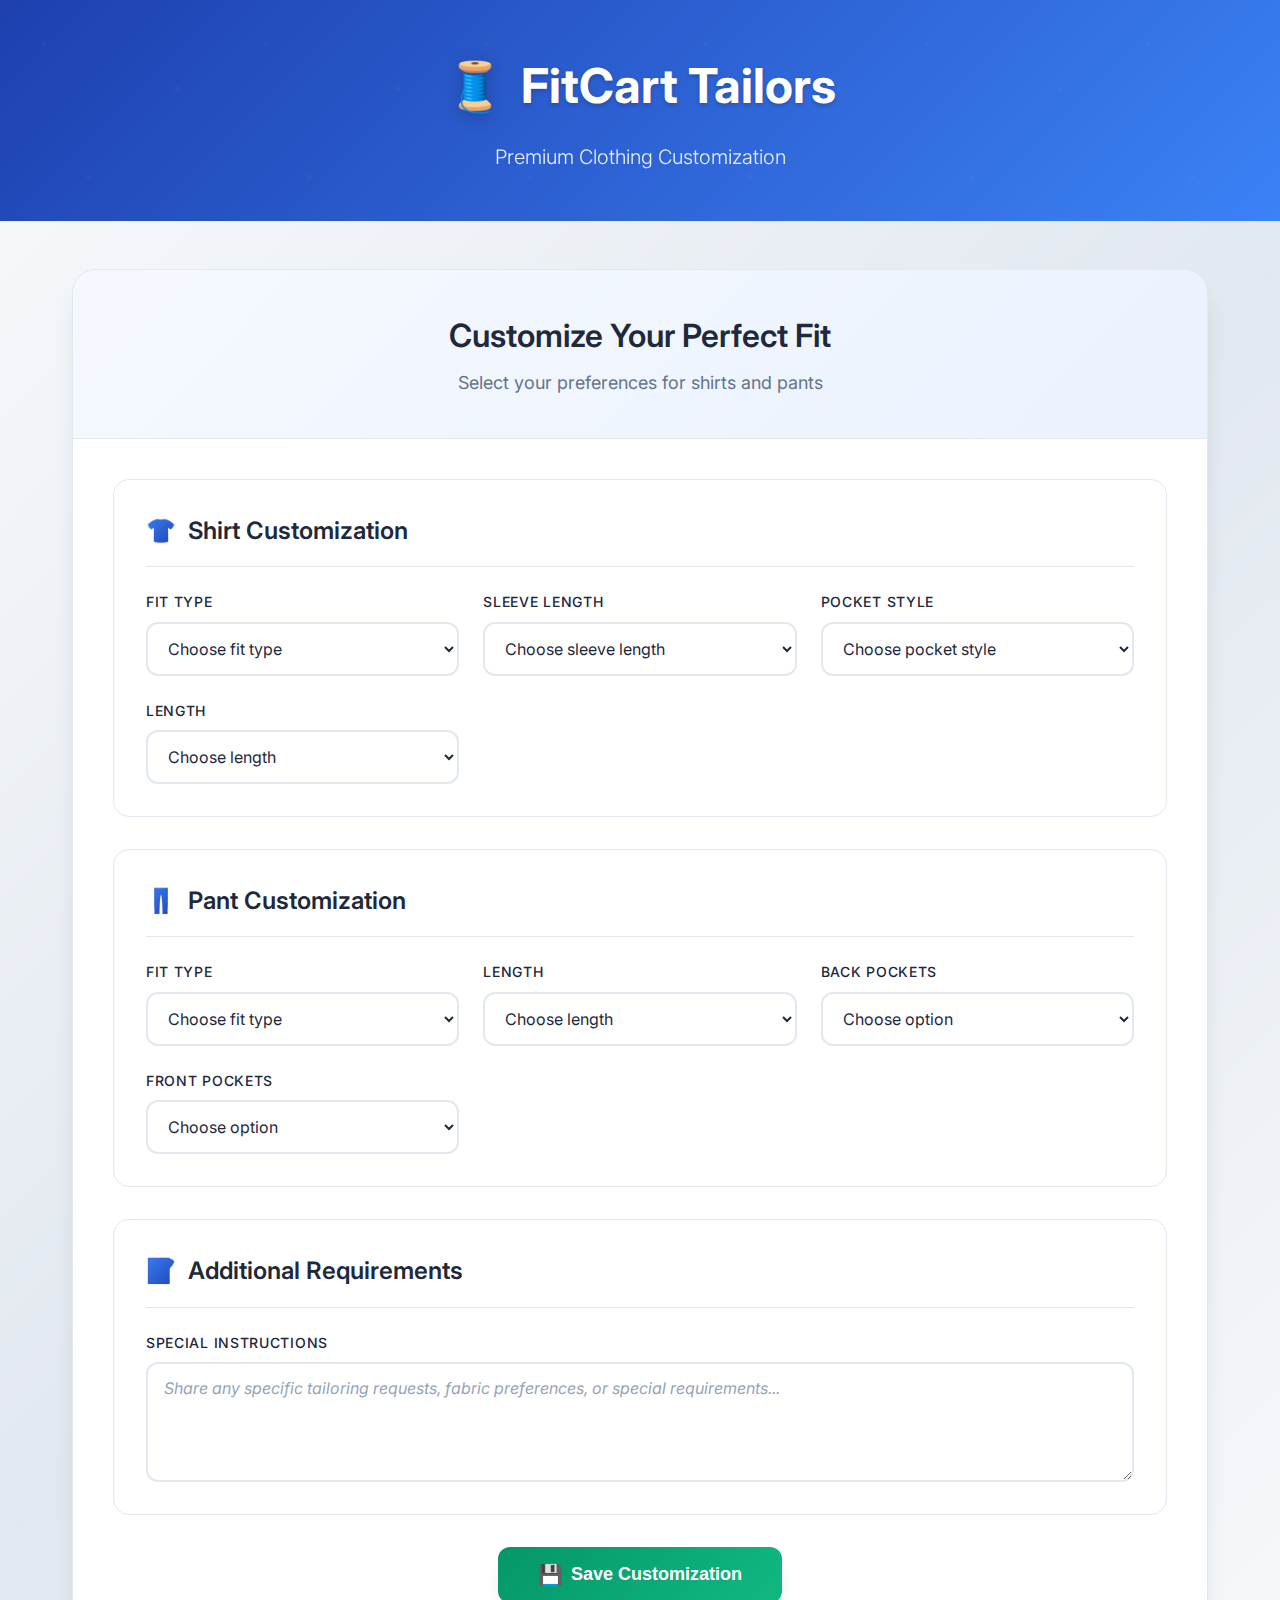
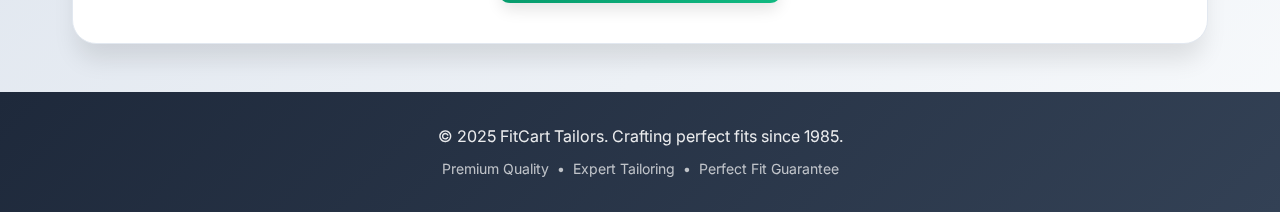
<file: index.html>
<!DOCTYPE html>
<html lang="en">
<head>
  <meta charset="UTF-8" />
  <meta name="viewport" content="width=device-width, initial-scale=1.0"/>
  <title>Tailored Clothing Customization</title>
  <link rel="stylesheet" href="https://fonts.googleapis.com/css2?family=Inter:wght@300;400;500;600;700&display=swap">
  <link rel="stylesheet" href="style.css" />
</head>
<body>
  <div class="container">
    <header class="header">
      <div class="header-content">
        <div class="brand">
          <div class="brand-icon">🧵</div>
          <h1 class="brand-title">FitCart Tailors</h1>
        </div>
        <p class="brand-subtitle">Premium Clothing Customization</p>
      </div>
    </header>

    <main class="main-content">
      <div class="form-container">
        <div class="form-header">
          <h2>Customize Your Perfect Fit</h2>
          <p>Select your preferences for shirts and pants</p>
        </div>

        <form id="customForm" class="custom-form">
          <div class="section-card">
            <div class="section-header">
              <div class="section-icon">👕</div>
              <h3>Shirt Customization</h3>
            </div>
            
            <div class="form-grid">
              <div class="form-group">
                <label for="shirtFit">Fit Type</label>
                <select id="shirtFit" required>
                  <option value="" disabled selected>Choose fit type</option>
                  <option value="slim">Slim fit</option>
                  <option value="regular">Regular fit</option>
                  <option value="relaxed">Relaxed fit</option>
                </select>
              </div>

              <div class="form-group">
                <label for="shirtSleeve">Sleeve Length</label>
                <select id="shirtSleeve" required>
                  <option value="" disabled selected>Choose sleeve length</option>
                  <option value="full-button">Full sleeve with button</option>
                  <option value="full-no-button">Full sleeve without button</option>
                  <option value="half">Half sleeve</option>
                </select>
              </div>

              <div class="form-group">
                <label for="shirtPocket">Pocket Style</label>
                <select id="shirtPocket" required>
                  <option value="" disabled selected>Choose pocket style</option>
                  <option value="none">No pocket</option>
                  <option value="one">1 pocket</option>
                  <option value="two">2 pockets</option>
                  <option value="flap">Flap pocket</option>
                </select>
              </div>

              <div class="form-group">
                <label for="shirtLength">Length</label>
                <select id="shirtLength" required>
                  <option value="" disabled selected>Choose length</option>
                  <option value="tucked">Tucked-in length</option>
                  <option value="untucked">Untucked (shorter)</option>
                </select>
              </div>
            </div>
          </div>

          <div class="section-card">
            <div class="section-header">
              <div class="section-icon">👖</div>
              <h3>Pant Customization</h3>
            </div>
            
            <div class="form-grid">
              <div class="form-group">
                <label for="pantFit">Fit Type</label>
                <select id="pantFit" required>
                  <option value="" disabled selected>Choose fit type</option>
                  <option value="slim">Slim fit</option>
                  <option value="regular">Regular fit</option>
                </select>
              </div>

              <div class="form-group">
                <label for="pantLength">Length</label>
                <select id="pantLength" required>
                  <option value="" disabled selected>Choose length</option>
                  <option value="full">Full-length</option>
                  <option value="ankle">Ankle-length</option>
                </select>
              </div>

              <div class="form-group">
                <label for="pantBackPocket">Back Pockets</label>
                <select id="pantBackPocket" required>
                  <option value="" disabled selected>Choose option</option>
                  <option value="yes">Yes</option>
                  <option value="no">No</option>
                </select>
              </div>

              <div class="form-group">
                <label for="pantPocket">Front Pockets</label>
                <select id="pantPocket" required>
                  <option value="" disabled selected>Choose option</option>
                  <option value="yes">Yes</option>
                  <option value="no">No</option>
                </select>
              </div>
            </div>
          </div>

          <div class="section-card">
            <div class="section-header">
              <div class="section-icon">📝</div>
              <h3>Additional Requirements</h3>
            </div>
            
            <div class="form-group full-width">
              <label for="description">Special Instructions</label>
              <textarea id="description" rows="4" placeholder="Share any specific tailoring requests, fabric preferences, or special requirements..."></textarea>
            </div>
          </div>

          <div class="form-actions">
            <button type="submit" class="submit-btn">
              <span class="btn-icon">💾</span>
              Save Customization
            </button>
          </div>
        </form>
      </div>

      <div id="outputSection" class="output-section">
        <div class="output-header">
          <h3>🧾 Customization Summary</h3>
        </div>
        <div id="output" class="output-content"></div>
      </div>
    </main>

    <footer class="footer">
      <div class="footer-content">
        <p>&copy; 2025 FitCart Tailors. Crafting perfect fits since 1985.</p>
        <div class="footer-links">
          <span>Premium Quality</span>
          <span>•</span>
          <span>Expert Tailoring</span>
          <span>•</span>
          <span>Perfect Fit Guarantee</span>
        </div>
      </div>
    </footer>
  </div>

  <script src="script.js"></script>
</body>
</html>
</file>
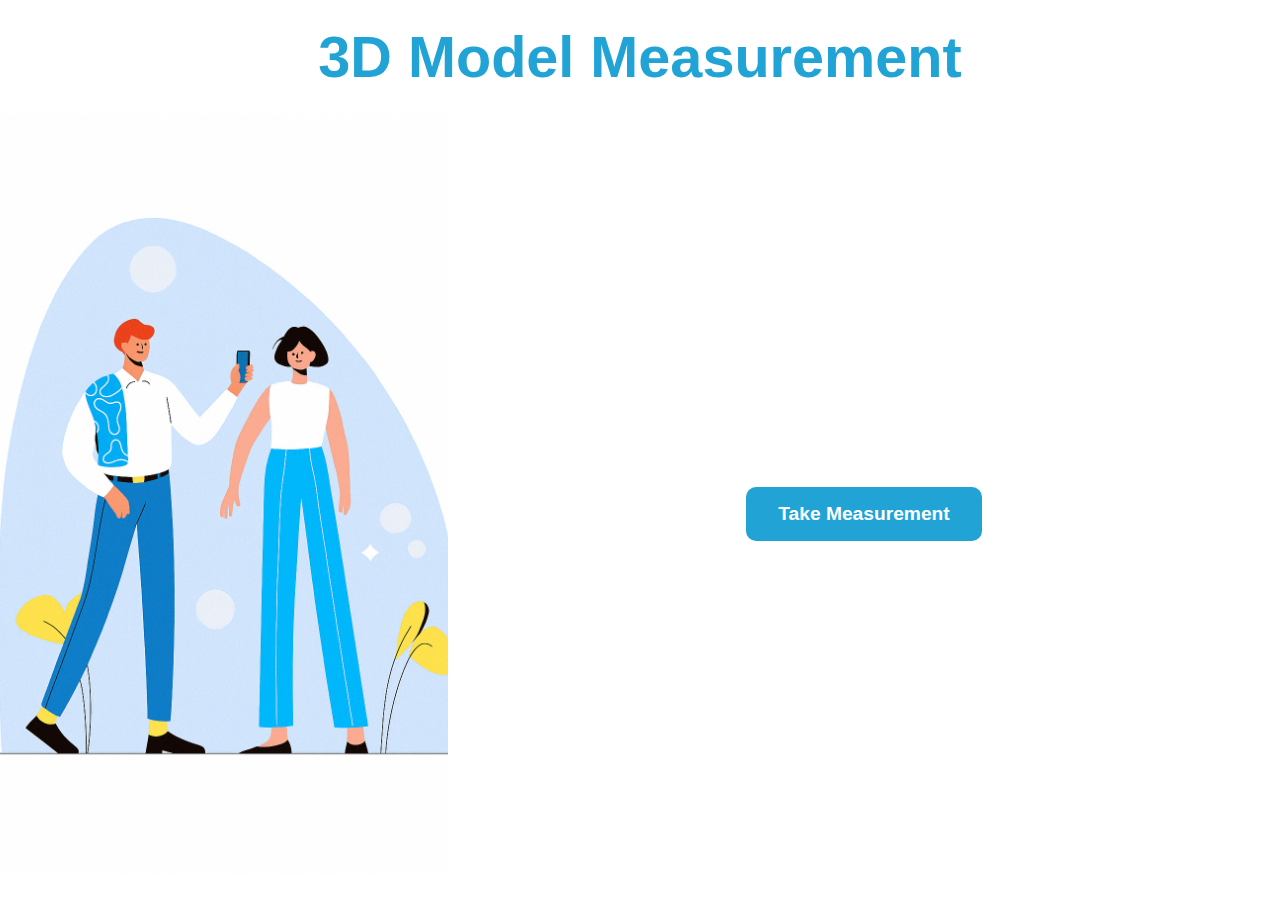
<file: 1st page/index.html>
<!DOCTYPE html>
<html lang="en">
<head>
  <meta charset="UTF-8" />
  <meta name="viewport" content="width=device-width, initial-scale=1.0"/>
  <title>3D Model Measurement</title>
  <link rel="stylesheet" href="style.css" />
</head>
<body>
  <header>
    <h1>3D Model Measurement</h1>
  </header>

  <div class="content">
    <div class="left-panel">
      <img src="measuring-man.png" alt="Measurement Illustration" class="left-image">
    </div>

    <div class="right-panel">
      <button class="measure-btn">Take Measurement</button>
    </div>
  </div>
</body>
</html>
</file>
<file: style.css>
* {
  box-sizing: border-box;
  margin: 0;
  padding: 0;
}

:root {
  --primary-color: #1e40af;
  --primary-light: #3b82f6;
  --primary-dark: #1e3a8a;
  --secondary-color: #059669;
  --secondary-light: #10b981;
  --background: #f8fafc;
  --surface: #ffffff;
  --surface-hover: #f1f5f9;
  --text-primary: #1e293b;
  --text-secondary: #64748b;
  --text-muted: #94a3b8;
  --border: #e2e8f0;
  --border-focus: #3b82f6;
  --success: #059669;
  --success-light: #d1fae5;
  --shadow-sm: 0 1px 2px 0 rgb(0 0 0 / 0.05);
  --shadow-md: 0 4px 6px -1px rgb(0 0 0 / 0.1);
  --shadow-lg: 0 10px 15px -3px rgb(0 0 0 / 0.1);
  --shadow-xl: 0 20px 25px -5px rgb(0 0 0 / 0.1);
}

body {
  font-family: 'Inter', -apple-system, BlinkMacSystemFont, 'Segoe UI', Roboto, sans-serif;
  background: linear-gradient(135deg, var(--background) 0%, #e2e8f0 50%, var(--background) 100%);
  color: var(--text-primary);
  line-height: 1.6;
  font-size: 16px;
  min-height: 100vh;
}

.container {
  min-height: 100vh;
  display: flex;
  flex-direction: column;
}

/* Header */
.header {
  background: linear-gradient(135deg, var(--primary-color) 0%, var(--primary-light) 100%);
  color: white;
  padding: 3rem 2rem;
  position: relative;
  overflow: hidden;
}

.header::before {
  content: '';
  position: absolute;
  top: 0;
  left: 0;
  right: 0;
  bottom: 0;
  background: url('data:image/svg+xml,<svg xmlns="http://www.w3.org/2000/svg" viewBox="0 0 100 100"><defs><pattern id="grain" width="100" height="100" patternUnits="userSpaceOnUse"><circle cx="20" cy="20" r="1" fill="white" opacity="0.1"/><circle cx="80" cy="40" r="1" fill="white" opacity="0.1"/><circle cx="40" cy="80" r="1" fill="white" opacity="0.1"/></pattern></defs><rect width="100" height="100" fill="url(%23grain)"/></svg>');
  opacity: 0.3;
}

.header-content {
  max-width: 1200px;
  margin: 0 auto;
  text-align: center;
  position: relative;
  z-index: 1;
}

.brand {
  display: flex;
  align-items: center;
  justify-content: center;
  gap: 1rem;
  margin-bottom: 1rem;
}

.brand-icon {
  font-size: 3rem;
  filter: drop-shadow(0 4px 8px rgba(0, 0, 0, 0.2));
}

.brand-title {
  font-size: 3rem;
  font-weight: 700;
  margin: 0;
  text-shadow: 0 2px 4px rgba(0, 0, 0, 0.2);
}

.brand-subtitle {
  font-size: 1.25rem;
  opacity: 0.9;
  font-weight: 300;
}

/* Main content */
.main-content {
  flex: 1;
  max-width: 1200px;
  margin: 0 auto;
  padding: 3rem 2rem;
  width: 100%;
}

.form-container {
  background: var(--surface);
  border-radius: 24px;
  box-shadow: var(--shadow-xl);
  overflow: hidden;
  border: 1px solid var(--border);
}

.form-header {
  background: linear-gradient(135deg, rgba(59, 130, 246, 0.05) 0%, rgba(59, 130, 246, 0.1) 100%);
  padding: 2.5rem;
  text-align: center;
  border-bottom: 1px solid var(--border);
}

.form-header h2 {
  font-size: 2rem;
  font-weight: 600;
  color: var(--text-primary);
  margin-bottom: 0.5rem;
}

.form-header p {
  color: var(--text-secondary);
  font-size: 1.125rem;
}

/* Form styles */
.custom-form {
  padding: 2.5rem;
}

.section-card {
  background: var(--surface);
  border: 1px solid var(--border);
  border-radius: 16px;
  padding: 2rem;
  margin-bottom: 2rem;
  transition: all 0.3s ease;
}

.section-card:hover {
  box-shadow: var(--shadow-md);
  transform: translateY(-2px);
}

.section-header {
  display: flex;
  align-items: center;
  gap: 0.75rem;
  margin-bottom: 1.5rem;
  padding-bottom: 1rem;
  border-bottom: 1px solid var(--border);
}

.section-icon {
  font-size: 1.5rem;
  background: linear-gradient(135deg, var(--primary-light), var(--primary-color));
  -webkit-background-clip: text;
  -webkit-text-fill-color: transparent;
  background-clip: text;
}

.section-header h3 {
  font-size: 1.5rem;
  font-weight: 600;
  color: var(--text-primary);
}

.form-grid {
  display: grid;
  grid-template-columns: repeat(auto-fit, minmax(280px, 1fr));
  gap: 1.5rem;
}

.form-group {
  display: flex;
  flex-direction: column;
}

.form-group.full-width {
  grid-column: 1 / -1;
}

label {
  font-weight: 500;
  color: var(--text-primary);
  margin-bottom: 0.5rem;
  font-size: 0.875rem;
  text-transform: uppercase;
  letter-spacing: 0.05em;
}

select, textarea {
  width: 100%;
  padding: 0.875rem 1rem;
  border: 2px solid var(--border);
  border-radius: 12px;
  font-size: 1rem;
  font-family: inherit;
  background: var(--surface);
  color: var(--text-primary);
  transition: all 0.3s ease;
}

select:focus, textarea:focus {
  outline: none;
  border-color: var(--border-focus);
  box-shadow: 0 0 0 3px rgba(59, 130, 246, 0.1);
  transform: translateY(-1px);
}

select:hover, textarea:hover {
  border-color: var(--text-muted);
}

textarea {
  resize: vertical;
  min-height: 120px;
  font-family: inherit;
}

textarea::placeholder {
  color: var(--text-muted);
  font-style: italic;
}

/* Form actions */
.form-actions {
  margin-top: 2rem;
  display: flex;
  justify-content: center;
}

.submit-btn {
  background: linear-gradient(135deg, var(--secondary-color) 0%, var(--secondary-light) 100%);
  color: white;
  border: none;
  padding: 1rem 2.5rem;
  border-radius: 12px;
  font-size: 1.125rem;
  font-weight: 600;
  cursor: pointer;
  transition: all 0.3s ease;
  box-shadow: var(--shadow-lg);
  display: flex;
  align-items: center;
  gap: 0.5rem;
  min-width: 250px;
  justify-content: center;
}

.submit-btn:hover {
  transform: translateY(-2px);
  box-shadow: 0 20px 25px -5px rgba(5, 150, 105, 0.3);
}

.submit-btn:active {
  transform: translateY(0);
}

.btn-icon {
  font-size: 1.25rem;
}

/* Output section */
.output-section {
  margin-top: 3rem;
  background: var(--success-light);
  border: 1px solid var(--success);
  border-radius: 16px;
  padding: 2rem;
  display: none;
  animation: slideIn 0.5s ease;
}

.output-header h3 {
  color: var(--success);
  font-size: 1.5rem;
  font-weight: 600;
  margin-bottom: 1rem;
}

.output-content {
  background: white;
  padding: 1.5rem;
  border-radius: 12px;
  box-shadow: var(--shadow-sm);
  line-height: 1.8;
}

.output-content strong {
  color: var(--text-primary);
  font-weight: 600;
  display: block;
  margin-bottom: 0.5rem;
  margin-top: 1rem;
}

.output-content strong:first-child {
  margin-top: 0;
}

/* Footer */
.footer {
  background: linear-gradient(135deg, var(--text-primary) 0%, #334155 100%);
  color: white;
  padding: 2rem;
  margin-top: auto;
}

.footer-content {
  max-width: 1200px;
  margin: 0 auto;
  text-align: center;
}

.footer-content p {
  font-size: 1rem;
  margin-bottom: 0.5rem;
  opacity: 0.9;
}

.footer-links {
  font-size: 0.875rem;
  opacity: 0.7;
  display: flex;
  align-items: center;
  justify-content: center;
  gap: 0.5rem;
  flex-wrap: wrap;
}

/* Animations */
@keyframes slideIn {
  from {
    opacity: 0;
    transform: translateY(20px);
  }
  to {
    opacity: 1;
    transform: translateY(0);
  }
}

/* Responsive design */
@media (max-width: 768px) {
  .header {
    padding: 2rem 1rem;
  }
  
  .brand-title {
    font-size: 2rem;
  }
  
  .brand-subtitle {
    font-size: 1rem;
  }
  
  .main-content {
    padding: 2rem 1rem;
  }
  
  .form-header {
    padding: 2rem 1.5rem;
  }
  
  .form-header h2 {
    font-size: 1.5rem;
  }
  
  .custom-form {
    padding: 1.5rem;
  }
  
  .section-card {
    padding: 1.5rem;
  }
  
  .form-grid {
    grid-template-columns: 1fr;
  }
  
  .submit-btn {
    width: 100%;
    max-width: none;
  }
  
  .footer-links {
    flex-direction: column;
    gap: 0.25rem;
  }
}

@media (max-width: 480px) {
  .brand {
    flex-direction: column;
    gap: 0.5rem;
  }
  
  .brand-icon {
    font-size: 2rem;
  }
  
  .brand-title {
    font-size: 1.75rem;
  }
  
  .section-header {
    flex-direction: column;
    align-items: flex-start;
    gap: 0.5rem;
  }
  
  .output-section {
    padding: 1.5rem;
  }
}
</file>
<file: 1st page/style.css>
* {
  margin: 0;
  padding: 0;
  box-sizing: border-box;
  font-family: 'Segoe UI', sans-serif;
}

body {
  height: 100vh;
  background-color: #f0f4f8;
}

header {
  text-align: center;
  padding: 1.5rem;
  background-color: white;
  color: #22a3d6;
  font-size: 1.8rem;
  font-weight: bold;
}

.content {
  display: flex;
  height: calc(100vh - 100px); /* header space */
}

.left-panel {
  width: 35%;
  height: 100%;
  overflow: hidden;
  background-color: white;
}

.left-image {
  width: 100%;
  height: 95%;
  object-fit: cover; /* fills the panel */
  display: block;
  Align: right;
}

.right-panel {
  width: 65%;
  display: flex;
  justify-content: center;
  align-items: center;
  background: white;
}

.measure-btn {
  padding: 1rem 2rem;
  font-size: 1.2rem;
  background-color: #22a3d6;
  color: white;
  border: none;
  border-radius: 10px;
  cursor: pointer;
  font-weight: bold;
  transition: all 0.3s ease;
}

.measure-btn:hover {
  background-color: white;
  color: #22a3d6;
  transform: scale(1.1);
  box-shadow: 0 8px 20px rgba(0, 0, 0, 0.2);
}
</file>
